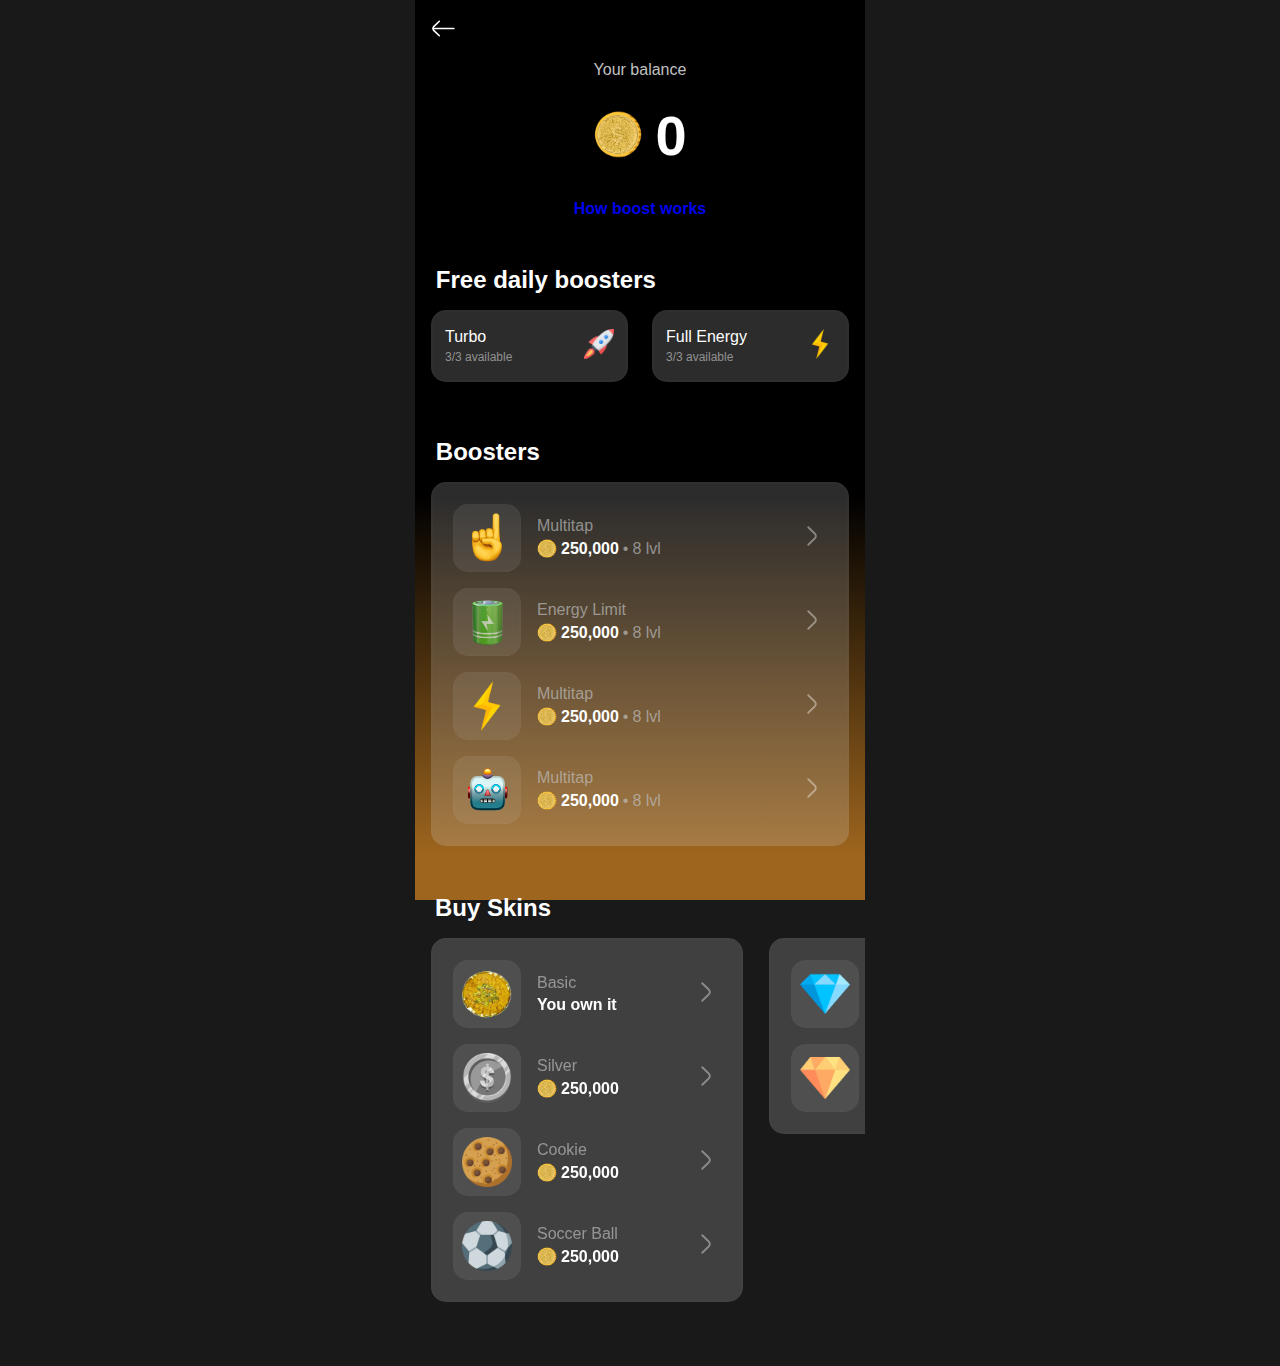
<file: boost.html>
<!DOCTYPE html>
<html lang="en">
<head>
    <meta charset="UTF-8">
    <meta name="viewport" content="width=device-width, initial-scale=1.0">
    <title>NotCoin - Boosters</title>
    <link rel="stylesheet" href="./assets/css/style.css">
    <link rel="stylesheet" href="./assets/css/responsive.css">

    <link rel="icon" type="image/x-icon" href="./assets/favicon/favicon.ico">
    <link rel="icon" type="image/png" href="./assets/favicon/favicon-16x16.png" sizes="16x16">
    <link rel="icon" type="image/png" href="./assets/favicon/favicon-32x32.png" sizes="32x32">
    <link rel="apple-touch-icon" href="./assets/favicon/apple-touch-icon.png">
    <link rel="android-chrome-192x192" href="./assets/favicon/android-chrome-192x192.png" sizes="192x192">
    <link rel="android-chrome-512x512" href="./assets/favicon/android-chrome-512x512.png" sizes="512x512">

    <link rel="stylesheet" href="https://cdn.jsdelivr.net/npm/swiper@11/swiper-bundle.min.css" />

</head>
<body class="boost">
    
    <div class="haeder">
        <a href="/notcoin">
            <svg width="25px" height="25px" viewBox="0 0 24 24" fill="none" xmlns="http://www.w3.org/2000/svg">
                <path d="M22 11.9299H2" stroke="#ffffff" stroke-width="1.5" stroke-linecap="round" stroke-linejoin="round"/>
                <path d="M8.00009 19L2.84009 14C2.5677 13.7429 2.35071 13.433 2.20239 13.0891C2.05407 12.7452 1.97754 12.3745 1.97754 12C1.97754 11.6255 2.05407 11.2548 2.20239 10.9109C2.35071 10.567 2.5677 10.2571 2.84009 10L8.00009 5" stroke="#ffffff" stroke-width="1.5" stroke-linecap="round" stroke-linejoin="round"/>
            </svg>
        </a>
        <!-- <h1>Notcoin</h1> -->
    </div>

    <div class="user-balance">
        <div class="balance-title">
            <span class="select-none">Your balance</span>
        </div>
        <div class="balance-coins">
            <img src="./assets/images/coin.png" width="50px" alt="">
            <span id="balance" class="select-none"></span>
        </div>
        <div class="balance-guid">
            <a href="/notcoin/guid.html" class="select-none">How boost works</a>
        </div>
    </div>


    <div class="free-boosts">
        <div class="free-boosts-title">
            <h2>Free daily boosters</h2>
        </div>
        <div class="free-boosts-buttons">

            <div class="free-boost-button m-r" id="turbo">
                <div class="free-boosts-detail">
                    <span class="select-none">Turbo</span>
                    <span class="available select-none">3/3 available</span>
                </div>
                <div>
                    <img src="./assets/images/rocket.png" width="30px" alt="">
                </div>
            </div>

            <div class="free-boost-button m-l" id="charge">
                <div class="free-boosts-detail">
                    <span class="select-none">Full Energy</span>
                    <span class="available select-none">3/3 available</span>
                </div>
                <div>
                    <img src="./assets/images/thunder.png" width="30px" alt="">
                </div>
            </div>


        </div>
        
    </div>

    <div class="boosters">
        <div class="boosters-title">
            <h2 class="select-none">Boosters</h2>
        </div>

        <div class="boosters-buttons">
            <div class="boosters-button m-b-1">

                <div class="boosters-button-detail">
                    <div class="boosters-button-image">
                        <img src="./assets/images/point_up.png" width="50px">
                    </div>
                    <div>
                        <div>
                            <h4>Multitap</h4>
                        </div>
                        <div class="boosters-button-data">
                            <img src="./assets/images/coin.png" width="20px" class="m-r-25">
                            <h5 class="m-r-25">250,000</h5>
                            <span class="m-r-25">•</span>
                            <p>8 lvl</p>
                        </div>
                    </div>
                </div>

                <div>
                    <svg width="30px" height="30px" viewBox="0 0 24 24" fill="none" xmlns="http://www.w3.org/2000/svg">
                        <path d="M9 5L14.15 10C14.4237 10.2563 14.6419 10.5659 14.791 10.9099C14.9402 11.2539 15.0171 11.625 15.0171 12C15.0171 12.375 14.9402 12.7458 14.791 13.0898C14.6419 13.4339 14.4237 13.7437 14.15 14L9 19" stroke="#ffffff" opacity="0.4" stroke-width="1.5" stroke-linecap="round" stroke-linejoin="round"/>
                    </svg>
                </div>


            </div>

            <div class="boosters-button m-b-1">

                <div class="boosters-button-detail">
                    <div class="boosters-button-image">
                        <img src="./assets/images/battery.png" width="45px">
                    </div>
                    <div>
                        <div>
                            <h4>Energy Limit</h4>
                        </div>
                        <div class="boosters-button-data">
                            <img src="./assets/images/coin.png" width="20px" class="m-r-25">
                            <h5 class="m-r-25">250,000</h5>
                            <span class="m-r-25">•</span>
                            <p>8 lvl</p>
                        </div>
                    </div>
                </div>

                <div>
                    <svg width="30px" height="30px" viewBox="0 0 24 24" fill="none" xmlns="http://www.w3.org/2000/svg">
                        <path d="M9 5L14.15 10C14.4237 10.2563 14.6419 10.5659 14.791 10.9099C14.9402 11.2539 15.0171 11.625 15.0171 12C15.0171 12.375 14.9402 12.7458 14.791 13.0898C14.6419 13.4339 14.4237 13.7437 14.15 14L9 19" stroke="#ffffff" opacity="0.4" stroke-width="1.5" stroke-linecap="round" stroke-linejoin="round"/>
                    </svg>
                </div>


            </div>

            <div class="boosters-button m-b-1">

                <div class="boosters-button-detail">
                    <div class="boosters-button-image">
                        <img src="./assets/images/thunder.png" width="50px">
                    </div>
                    <div>
                        <div>
                            <h4>Multitap</h4>
                        </div>
                        <div class="boosters-button-data">
                            <img src="./assets/images/coin.png" width="20px" class="m-r-25">
                            <h5 class="m-r-25">250,000</h5>
                            <span class="m-r-25">•</span>
                            <p>8 lvl</p>
                        </div>
                    </div>
                </div>

                <div>
                    <svg width="30px" height="30px" viewBox="0 0 24 24" fill="none" xmlns="http://www.w3.org/2000/svg">
                        <path d="M9 5L14.15 10C14.4237 10.2563 14.6419 10.5659 14.791 10.9099C14.9402 11.2539 15.0171 11.625 15.0171 12C15.0171 12.375 14.9402 12.7458 14.791 13.0898C14.6419 13.4339 14.4237 13.7437 14.15 14L9 19" stroke="#ffffff" opacity="0.4" stroke-width="1.5" stroke-linecap="round" stroke-linejoin="round"/>
                    </svg>
                </div>


            </div>

            <div class="boosters-button">

                <div class="boosters-button-detail">
                    <div class="boosters-button-image">
                        <img src="./assets/images/robot_face.png" width="45px">
                    </div>
                    <div>
                        <div>
                            <h4>Multitap</h4>
                        </div>
                        <div class="boosters-button-data">
                            <img src="./assets/images/coin.png" width="20px" class="m-r-25">
                            <h5 class="m-r-25">250,000</h5>
                            <span class="m-r-25">•</span>
                            <p>8 lvl</p>
                        </div>
                    </div>
                </div>

                <div>
                    <svg width="30px" height="30px" viewBox="0 0 24 24" fill="none" xmlns="http://www.w3.org/2000/svg">
                        <path d="M9 5L14.15 10C14.4237 10.2563 14.6419 10.5659 14.791 10.9099C14.9402 11.2539 15.0171 11.625 15.0171 12C15.0171 12.375 14.9402 12.7458 14.791 13.0898C14.6419 13.4339 14.4237 13.7437 14.15 14L9 19" stroke="#ffffff" opacity="0.4" stroke-width="1.5" stroke-linecap="round" stroke-linejoin="round"/>
                    </svg>
                </div>


            </div>
        </div>
    </div>


    <div class="buy-skins">
        <div class="boosters-title" style="padding: 0 1.25rem;">
            <h2 class="select-none">Buy Skins</h2>
        </div>

        <div class="swiper skinSwiper">
            <div class="swiper-wrapper">
              <div class="swiper-slide slide">
                <div class="skin-button m-b-1">
                    <div class="boosters-button-detail">
                        <div class="boosters-button-image">
                            <img src="./assets/images/golden.png" width="50px">
                        </div>
                        <div>
                            <div>
                                <h4>Basic</h4>
                            </div>
                            <div class="boosters-button-data">
                                <h5>You own it</h5>
                            </div>
                        </div>
                    </div>
    
                    <div>
                        <svg width="30px" height="30px" viewBox="0 0 24 24" fill="none" xmlns="http://www.w3.org/2000/svg">
                            <path d="M9 5L14.15 10C14.4237 10.2563 14.6419 10.5659 14.791 10.9099C14.9402 11.2539 15.0171 11.625 15.0171 12C15.0171 12.375 14.9402 12.7458 14.791 13.0898C14.6419 13.4339 14.4237 13.7437 14.15 14L9 19" stroke="#ffffff" opacity="0.4" stroke-width="1.5" stroke-linecap="round" stroke-linejoin="round"/>
                        </svg>
                    </div>
                </div>

                <div class="skin-button m-b-1">
                    <div class="boosters-button-detail">
                        <div class="boosters-button-image">
                            <img src="./assets/images/silver.png" width="50px">
                        </div>
                        <div>
                            <div>
                                <h4>Silver</h4>
                            </div>
                            <div class="boosters-button-data">
                                <img src="./assets/images/coin.png" width="20px" class="m-r-25">
                                <h5>250,000</h5>
                            </div>
                        </div>
                    </div>
    
                    <div>
                        <svg width="30px" height="30px" viewBox="0 0 24 24" fill="none" xmlns="http://www.w3.org/2000/svg">
                            <path d="M9 5L14.15 10C14.4237 10.2563 14.6419 10.5659 14.791 10.9099C14.9402 11.2539 15.0171 11.625 15.0171 12C15.0171 12.375 14.9402 12.7458 14.791 13.0898C14.6419 13.4339 14.4237 13.7437 14.15 14L9 19" stroke="#ffffff" opacity="0.4" stroke-width="1.5" stroke-linecap="round" stroke-linejoin="round"/>
                        </svg>
                    </div>
                </div>

                <div class="skin-button m-b-1">
                    <div class="boosters-button-detail">
                        <div class="boosters-button-image">
                            <img src="./assets/images/cookie.png" width="50px">
                        </div>
                        <div>
                            <div>
                                <h4>Cookie</h4>
                            </div>
                            <div class="boosters-button-data">
                                <img src="./assets/images/coin.png" width="20px" class="m-r-25">
                                <h5>250,000</h5>
                            </div>
                        </div>
                    </div>
    
                    <div>
                        <svg width="30px" height="30px" viewBox="0 0 24 24" fill="none" xmlns="http://www.w3.org/2000/svg">
                            <path d="M9 5L14.15 10C14.4237 10.2563 14.6419 10.5659 14.791 10.9099C14.9402 11.2539 15.0171 11.625 15.0171 12C15.0171 12.375 14.9402 12.7458 14.791 13.0898C14.6419 13.4339 14.4237 13.7437 14.15 14L9 19" stroke="#ffffff" opacity="0.4" stroke-width="1.5" stroke-linecap="round" stroke-linejoin="round"/>
                        </svg>
                    </div>
                </div>

                <div class="skin-button">
                    <div class="boosters-button-detail">
                        <div class="boosters-button-image">
                            <img src="./assets/images/soccer-ball.png" width="50px">
                        </div>
                        <div>
                            <div>
                                <h4>Soccer Ball</h4>
                            </div>
                            <div class="boosters-button-data">
                                <img src="./assets/images/coin.png" width="20px" class="m-r-25">
                                <h5>250,000</h5>
                            </div>
                        </div>
                    </div>
    
                    <div>
                        <svg width="30px" height="30px" viewBox="0 0 24 24" fill="none" xmlns="http://www.w3.org/2000/svg">
                            <path d="M9 5L14.15 10C14.4237 10.2563 14.6419 10.5659 14.791 10.9099C14.9402 11.2539 15.0171 11.625 15.0171 12C15.0171 12.375 14.9402 12.7458 14.791 13.0898C14.6419 13.4339 14.4237 13.7437 14.15 14L9 19" stroke="#ffffff" opacity="0.4" stroke-width="1.5" stroke-linecap="round" stroke-linejoin="round"/>
                        </svg>
                    </div>
                </div>
              </div>
              <div class="swiper-slide slide">
                <div class="skin-button m-b-1">
                    <div class="boosters-button-detail">
                        <div class="boosters-button-image">
                            <img src="./assets/images/diamond.png" width="50px">
                        </div>
                        <div>
                            <div>
                                <h4>Diamond</h4>
                            </div>
                            <div class="boosters-button-data">
                                <img src="./assets/images/coin.png" width="20px" class="m-r-25">
                                <h5>250,000</h5>
                            </div>
                        </div>
                    </div>
    
                    <div>
                        <svg width="30px" height="30px" viewBox="0 0 24 24" fill="none" xmlns="http://www.w3.org/2000/svg">
                            <path d="M9 5L14.15 10C14.4237 10.2563 14.6419 10.5659 14.791 10.9099C14.9402 11.2539 15.0171 11.625 15.0171 12C15.0171 12.375 14.9402 12.7458 14.791 13.0898C14.6419 13.4339 14.4237 13.7437 14.15 14L9 19" stroke="#ffffff" opacity="0.4" stroke-width="1.5" stroke-linecap="round" stroke-linejoin="round"/>
                        </svg>
                    </div>
                </div>

                <div class="skin-button">
                    <div class="boosters-button-detail">
                        <div class="boosters-button-image">
                            <img src="./assets/images/diamond (1).png" width="50px">
                        </div>
                        <div>
                            <div>
                                <h4>Diamond 2</h4>
                            </div>
                            <div class="boosters-button-data">
                                <img src="./assets/images/coin.png" width="20px" class="m-r-25">
                                <h5>250,000</h5>
                            </div>
                        </div>
                    </div>
    
                    <div>
                        <svg width="30px" height="30px" viewBox="0 0 24 24" fill="none" xmlns="http://www.w3.org/2000/svg">
                            <path d="M9 5L14.15 10C14.4237 10.2563 14.6419 10.5659 14.791 10.9099C14.9402 11.2539 15.0171 11.625 15.0171 12C15.0171 12.375 14.9402 12.7458 14.791 13.0898C14.6419 13.4339 14.4237 13.7437 14.15 14L9 19" stroke="#ffffff" opacity="0.4" stroke-width="1.5" stroke-linecap="round" stroke-linejoin="round"/>
                        </svg>
                    </div>
                </div>
              </div>
              <div class="swiper-slide"></div>
            </div>
        </div>
    </div>



    <script src="https://cdn.jsdelivr.net/npm/swiper@11/swiper-bundle.min.js"></script>


    <script>
        var swiper = new Swiper(".skinSwiper", {
            slidesPerView: 2,
            spaceBetween: 10

        });
    </script>

    <script src="./assets/js/charge.js"></script>
    <script src="./assets/js/boost.js"></script>
</body>
</html>
</file>
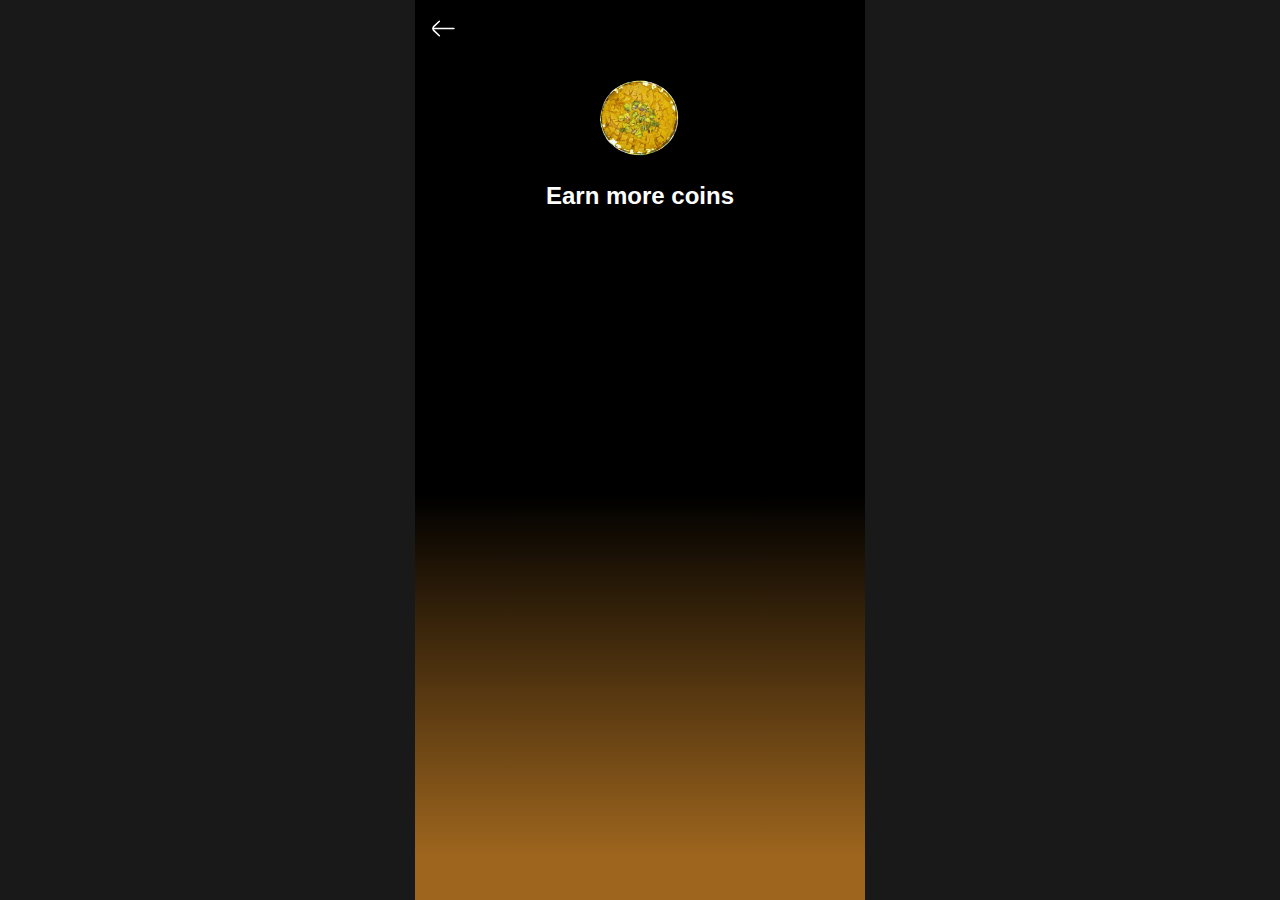
<file: earn.html>
<!DOCTYPE html>
<html lang="en">
<head>
    <meta charset="UTF-8">
    <meta name="viewport" content="width=device-width, initial-scale=1.0">
    <title>Document</title>
    <link rel="stylesheet" href="./assets/css/style.css">
    <link rel="stylesheet" href="./assets/css/responsive.css">
    <meta name="theme-color" content="#f19e36" />

    <link rel="icon" type="image/x-icon" href="./assets/favicon/favicon.ico">
</head>
<body class="earn">

    <div class="haeder">
        <a href="/notcoin">
            <svg width="25px" height="25px" viewBox="0 0 24 24" fill="none" xmlns="http://www.w3.org/2000/svg">
                <path d="M22 11.9299H2" stroke="#ffffff" stroke-width="1.5" stroke-linecap="round" stroke-linejoin="round"/>
                <path d="M8.00009 19L2.84009 14C2.5677 13.7429 2.35071 13.433 2.20239 13.0891C2.05407 12.7452 1.97754 12.3745 1.97754 12C1.97754 11.6255 2.05407 11.2548 2.20239 10.9109C2.35071 10.567 2.5677 10.2571 2.84009 10L8.00009 5" stroke="#ffffff" stroke-width="1.5" stroke-linecap="round" stroke-linejoin="round"/>
            </svg>
        </a>
        <!-- <h1>Notcoin</h1> -->
    </div>

    <div class="earn-more">
        <img src="./assets/images/golden.png" width="80px">
        <h3>Earn more coins</h3>
    </div>

    <div class="invite-bonus-box">
        
    </div>
    
    <script src="./assets/js/charge.js"></script>
</body>
</html>
</file>
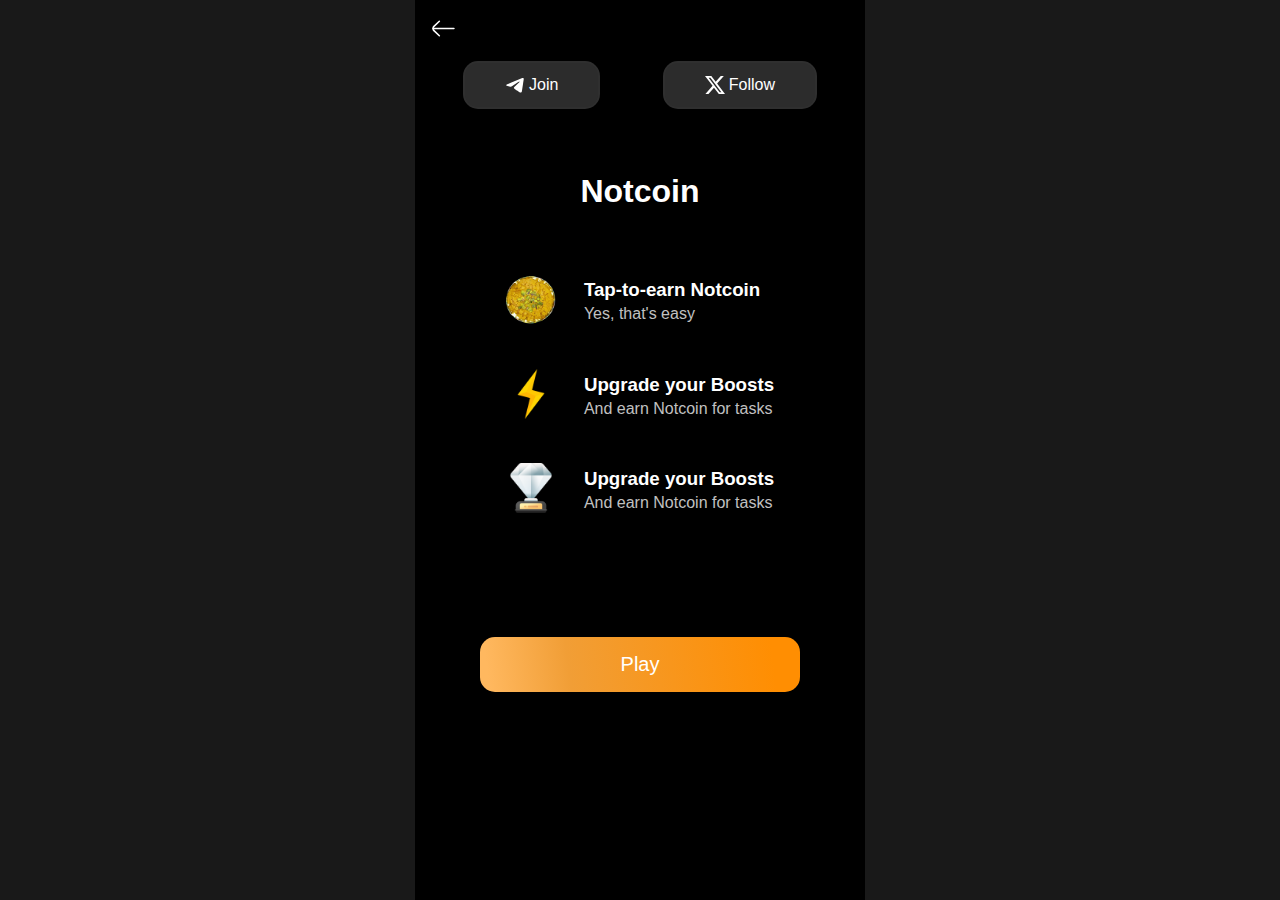
<file: guid.html>
<!DOCTYPE html>
<html lang="en">
<head>
    <meta charset="UTF-8">
    <meta name="viewport" content="width=device-width, initial-scale=1.0">
    <title>Document</title>

    <link rel="stylesheet" href="./assets/css/style.css">
    <link rel="stylesheet" href="./assets/css/responsive.css">

    <link rel="icon" type="image/x-icon" href="./assets/favicon/favicon.ico">
    <link rel="icon" type="image/png" href="./assets/favicon/favicon-16x16.png" sizes="16x16">
    <link rel="icon" type="image/png" href="./assets/favicon/favicon-32x32.png" sizes="32x32">
    <link rel="apple-touch-icon" href="./assets/favicon/apple-touch-icon.png">
    <link rel="android-chrome-192x192" href="./assets/favicon/android-chrome-192x192.png" sizes="192x192">
    <link rel="android-chrome-512x512" href="./assets/favicon/android-chrome-512x512.png" sizes="512x512">
</head>
<body class="guid">

    <div class="haeder">
        <a href="/notcoin/boost.html">
            <svg width="25px" height="25px" viewBox="0 0 24 24" fill="none" xmlns="http://www.w3.org/2000/svg">
                <path d="M22 11.9299H2" stroke="#ffffff" stroke-width="1.5" stroke-linecap="round" stroke-linejoin="round"/>
                <path d="M8.00009 19L2.84009 14C2.5677 13.7429 2.35071 13.433 2.20239 13.0891C2.05407 12.7452 1.97754 12.3745 1.97754 12C1.97754 11.6255 2.05407 11.2548 2.20239 10.9109C2.35071 10.567 2.5677 10.2571 2.84009 10L8.00009 5" stroke="#ffffff" stroke-width="1.5" stroke-linecap="round" stroke-linejoin="round"/>
            </svg>
        </a>
        <!-- <h1>Notcoin</h1> -->
    </div>

    <div class="guid-social">
        <a class="guid-telegram">
            <svg width="20px" height="20px" viewBox="0 0 48 48" fill="none" xmlns="http://www.w3.org/2000/svg">
                <path d="M41.4193 7.30899C41.4193 7.30899 45.3046 5.79399 44.9808 9.47328C44.8729 10.9883 43.9016 16.2908 43.1461 22.0262L40.5559 39.0159C40.5559 39.0159 40.3401 41.5048 38.3974 41.9377C36.4547 42.3705 33.5408 40.4227 33.0011 39.9898C32.5694 39.6652 24.9068 34.7955 22.2086 32.4148C21.4531 31.7655 20.5897 30.4669 22.3165 28.9519L33.6487 18.1305C34.9438 16.8319 36.2389 13.8019 30.8426 17.4812L15.7331 27.7616C15.7331 27.7616 14.0063 28.8437 10.7686 27.8698L3.75342 25.7055C3.75342 25.7055 1.16321 24.0823 5.58815 22.459C16.3807 17.3729 29.6555 12.1786 41.4193 7.30899Z" fill="#ffffff"/>
            </svg>
            Join
        </a>
        <a class="guid-x">
            <svg xmlns="http://www.w3.org/2000/svg" width="20px" height="20px" fill="none" viewBox="0 0 16 16">
                <path d="M12.6.75h2.454l-5.36 6.142L16 15.25h-4.937l-3.867-5.07-4.425 5.07H.316l5.733-6.57L0 .75h5.063l3.495 4.633L12.601.75Zm-.86 13.028h1.36L4.323 2.145H2.865z" fill="#ffffff"/>
            </svg>
            Follow
        </a>
    </div>


    <div class="guid-content">
        <div class="guid-title">
            <h1>Notcoin</h1>
        </div>
        <div class="guid-help">
            <div class="guid-help-detail">
                <div>
                    <img src="./assets/images/golden.png" width="50px">
                </div>
                <div>
                    <h3>Tap-to-earn Notcoin</h3>
                    <p>Yes, that's easy</p>
                </div>
            </div>

            <div class="guid-help-detail">
                <div>
                    <img src="./assets/images/thunder.png" width="50px">
                </div>
                <div>
                    <h3>Upgrade your Boosts</h3>
                    <p>And earn Notcoin for tasks</p>
                </div>
            </div>

            <div class="guid-help-detail">
                <div>
                    <img src="./assets/images/trophy.png" width="50px">
                </div>
                <div>
                    <h3>Upgrade your Boosts</h3>
                    <p>And earn Notcoin for tasks</p>
                </div>
            </div>

        </div>
    </div>

    <div class="guid-button">
        <a href="/notcoin" >Play</a>
    </div>

    <script src="./assets/js/charge.js"></script>
</body>
</html>
</file>
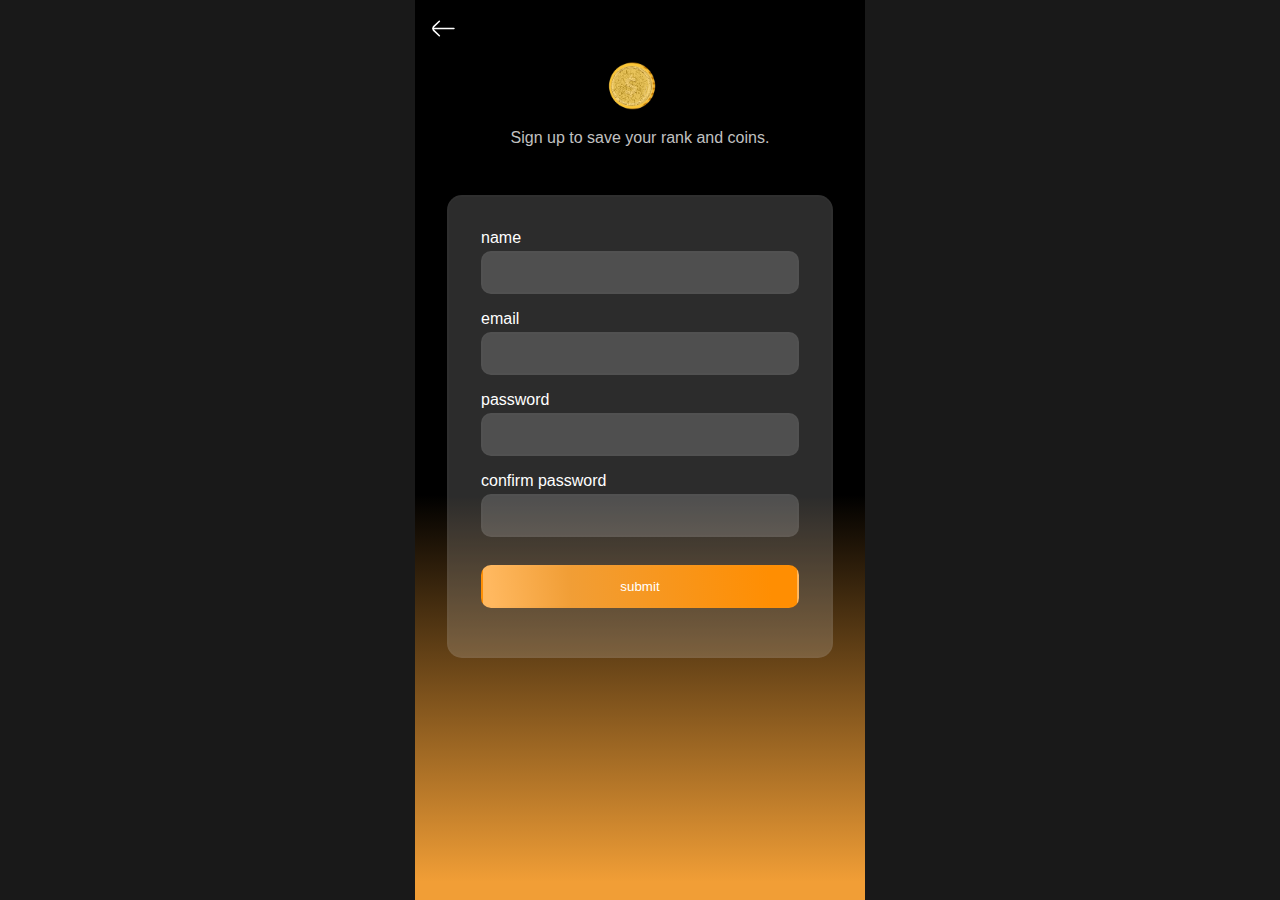
<file: login.html>
<!DOCTYPE html>
<html lang="en">
<head>
    <meta charset="UTF-8">
    <meta name="viewport" content="width=device-width, initial-scale=1.0">
    <title>Document</title>
    <link rel="stylesheet" href="./assets/css/style.css">
    <link rel="stylesheet" href="./assets/css/responsive.css">
    <meta name="theme-color" content="#f19e36" />

    <link rel="icon" type="image/x-icon" href="./assets/favicon/favicon.ico">
</head>
<body class="login-page">

    <div class="haeder">
        <a href="/notcoin">
            <svg width="25px" height="25px" viewBox="0 0 24 24" fill="none" xmlns="http://www.w3.org/2000/svg">
                <path d="M22 11.9299H2" stroke="#ffffff" stroke-width="1.5" stroke-linecap="round" stroke-linejoin="round"/>
                <path d="M8.00009 19L2.84009 14C2.5677 13.7429 2.35071 13.433 2.20239 13.0891C2.05407 12.7452 1.97754 12.3745 1.97754 12C1.97754 11.6255 2.05407 11.2548 2.20239 10.9109C2.35071 10.567 2.5677 10.2571 2.84009 10L8.00009 5" stroke="#ffffff" stroke-width="1.5" stroke-linecap="round" stroke-linejoin="round"/>
            </svg>
        </a>
        <!-- <h1>Notcoin</h1> -->
    </div>

    <div class="login-coins">
        <img src="./assets/images/coin.png" width="50px">
        <span class="login-coins-count"></span>
    </div>

    <div class="login-page-detail">
        <span>Sign up to save your rank and coins.</span>
    </div>

    <div class="login-form">
        <form action="#">
            <label for="name">name</label>
            <input type="text" name="name" id="name">

            <label for="email">email</label>
            <input type="email" name="email" id="email">

            <label for="password">password</label>
            <input type="password" name="password" id="password">

            <label for="confrim">confirm password</label>
            <input type="password" name="confirm" id="confirm">    
            
            <input class="submit-button" type="button" value="submit">
        </form>
    </div>

    <script>
        let coins = localStorage.getItem('coins')
        document.querySelector('.login-coins-count').textContent = coins;
    </script>

    <script src="./assets/js/charge.js"></script>
</body>
</html>
</file>
<file: assets/css/style.css>
* {
    margin: 0;
    padding: 0;
    box-sizing: border-box;
}
a {
    text-decoration: none;
}
a:active {
    color: rgba(241,158,54,1);
}
html {
    font-family: sans-serif;
}
.select-none {
    -moz-user-select: none;
    -webkit-user-select: none;
    user-select: none;
}
body {
    background: radial-gradient(circle, rgba(0, 123, 255, 1) 0%, rgba(173, 216, 230, 1) 15%, rgba(255, 255, 255, 0) 75%);
    background: radial-gradient(circle, rgba(0, 123, 255, 1) 0%, rgba(173, 216, 230, 1) 15%, rgba(255, 255, 255, 0) 75%);
    /* background: radial-gradient(circle, rgba(190,201,233,1) 0%, rgba(95,107,189,1) 15%, rgba(23,23,23,1) 75%); */
    /* background: radial-gradient(circle, rgba(122,230,243,1) 10%, rgba(31,118,191,1) 25%, rgba(23,23,23,1) 75%); */
    /* background: radial-gradient(circle, rgba(205,122,243,1) 0%, rgba(154,31,191,1) 15%, rgba(23,23,23,1) 75%); */

    background-repeat: no-repeat;
    min-height: 100vh;   
}
.haeder {
    display: flex;
    align-items: center;
    padding: 1rem;
}
.haeder a {
    margin-right: 1rem;
}
.squad-container {
    margin: 1.75rem auto;
    width: 80%;
    height: 4.5rem;
    border-radius: 15px;
    background-color: rgba(50, 49, 49, 0.3);
    border: 2px solid rgb(43, 42, 42, 0.05);
}
.login {
    display: flex;
    align-items: center;
    justify-content: space-between;
    height: 100%;
    padding: 0 1rem;
}
.login-detail {
    display: flex;
    align-items: center;
}
.profile {
    width: 3rem;
    height: 3rem;
    background-color: rgb(16, 16, 16);
    display: flex;
    justify-content: center;
    align-items: center;
    border-radius: 5px;
}
.profile span {
    font-size: 2rem;
    color: rgba(151, 151, 151, 0.773);
}
.user-data {
    display: flex;
    flex-direction: column;
    margin-left: 0.75rem;
}
.name {
    color: #ffffff;
}
.user-rank {
    font-size: 0.75rem;
    margin-top: 0.25rem;
    color: #c1c1c1;
}
.coin-count-container {
    width: 100%;
    display: flex;
    justify-content: center;
    align-items: center;
    margin-top: 2.25rem;
}
.rank-container {
    margin-top: 1rem;
    margin-bottom: 2rem;
    display: flex;
    justify-content: center;
    align-items: center;
    color: #ffffff;
}
.rank-items {
    display: flex;
    align-items: center;
    font-size: 1.25rem;
}
.rank-items h3{
    margin-right: 0.5rem;
}
.rank-items img{
    margin-left: 0.5rem;
    margin-right: 0.25rem;
}
#rank {
    font-weight: bold;
}
.coin-count-container img {
    margin-right: 1rem;
    width: 50px;
}
.coin-count-container h1 {
    color: #ffffff;
    font-size: 3.5rem;
}
.coin-container {
    position: relative;
    margin-top: 1.5rem;
    width: 100%;
    display: flex;
    justify-content: center;
}
.coin-container span {
    position: absolute;
    z-index: 999;
    font-size: 2rem;
    color: #ffffff;
}
#coin {
    transition: .1s;
    transform-style: preserve-3d;
}
.menu-container {
    margin-top: 2.25rem;
    width: 90%;
    display: flex;
    justify-content: center;
    align-items: center;
}
.power {
    display: flex;
    justify-content: center;
    margin-right: 0.5rem;
    width: 33%;
}
.power-count {
    display: flex;
    flex-direction: column;
}
.power-count span {
    color: #ffffff;
    font-weight: bold;
    font-size: 1.5rem;
}
.gray {
    color: #d7d7d798!important;
    font-size: 0.75rem!important;
}
.menu-bottuns {
    width: 67%;
    padding: 1rem 0.25rem;
    display: flex;
    justify-content: space-around;
    align-items: center;
    height: 5rem;
    background-color: rgba(218, 218, 218, 0.2);
    border: 2px solid rgba(218, 218, 218, 0.03);
    border-radius: 15px;
    margin-left: 0.5rem;
    margin-right: -1.25rem;
}

.button {
    display: flex;
    flex-direction: column;
    justify-content: center;
    align-items: center;
    padding: 0 0.25rem;
    width: 33.3333%;
}
.button img {
    margin-top: 0.5rem;
}
.button span {
    margin-top: 0.25rem;
    font-weight: bold;
    color: #ffffff;
}
.b-r {
    border-right: 2px solid rgba(218, 218, 218, 0.1);
}
.progress-bar {
    width: 90%;
    height: 1rem;
    margin: 1.25rem auto;
    border-radius: 30px;
    background-color: rgba(218, 218, 218, 0.5)
}
.progress {
    /* width: 100%; */
    height: 100%;
    /* background: linear-gradient(circle, rgba(0, 123, 255, 1) 0%, rgba(173, 216, 230, 1) 15%, rgba(255, 255, 255, 0) 75%); */
    background: (circle, rgba(0, 123, 255, 1) 0%, rgba(173, 216, 230, 1) 15%, rgba(255, 255, 255, 0) 75%);
    border-radius: 30px;
}

/* boost page styles */
.boost {
    background: linear-gradient(0deg, rgba(241,158,54,1) 2%, rgb(0, 0, 0) 45%);
    background: linear-gradient(0deg, rgba(157,101,30,1) 5%, rgba(0,0,0,1) 45%);
    background-repeat: no-repeat;
    background-attachment: fixed;
    color: #ffffff;
    padding-bottom: 4rem;
}
.user-balance {
    display: flex;
    flex-direction: column;
    justify-content: center;
    align-items: center;
    padding-bottom: 3rem;
}
.balance-title {
    color: #c1c1c1;
    margin-bottom: 1.5rem;
}
.balance-coins {
    display: flex;
    justify-content: center;
    align-items: center;
    margin-bottom: 2rem;
    font-size: 3.5rem;
    font-weight: bold;
}
.balance-coins img {
    margin-right: 0.75rem;
}
.balance-guid {
    color: rgba(185,103,0,1);
    font-weight: 700;
}
.free-boosts {
    padding: 0 1rem;
}
.free-boosts-title {
    margin-bottom: 0.5rem;
    padding: 0 0.3rem;
}
.free-boosts-buttons {
    display: flex;
    justify-content: space-between;
    align-items: center;
    width: 100%;
}
.free-boost-button {
    cursor: pointer;
    display: flex;
    width: 50%;
    height: 4.5rem;
    margin: 0.5rem 0;
    justify-content: space-between;
    align-items: center;
    border-radius: 15px;
    padding: 0 0.75rem;
    background-color: rgba(218, 218, 218, 0.2);
    border:2px solid rgba(218, 218, 218, 0.02);
}
.free-boosts-detail {
    display: flex;
    flex-direction: column;
    justify-content: center;
}
.m-r {
    margin-right: 0.75rem;
}
.m-l {
    margin-left: 0.75rem;
}
.available {
    margin-top: 0.25rem;
    color: #919191;
    font-size: 0.75rem;
}
.boosters {
    margin-top: 3rem;
    padding: 0 1rem;
}
.boosters-title {
    margin-bottom: 1rem;
    padding: 0 0.3rem;
}
.boosters-buttons {
    width: 100%;
    border-radius: 15px;
    padding: 1.25rem;
    background-color: rgba(218, 218, 218, 0.2);
    border: 2px solid rgba(218, 218, 218, 0.02);
}
.boosters-button {
    cursor: pointer;
    display: flex;
    align-items: center;
    justify-content: space-between;
}
.boosters-button-detail {
    display: flex;
    align-items: center;
    justify-content: space-between;
}
.boosters-button-data {
    display: flex;
    align-items: center;
}
.boosters-button-image {
    background-color: rgba(218, 218, 218, 0.1);
    border: 2px solid rgba(218, 218, 218, 0.01);
    display: flex;
    justify-content: center;
    align-items: center;
    width: 4.25rem;
    height: 4.25rem;
    padding: 4px;
    margin-right: 1rem;
    border-radius: 15px;
}
.boosters-button-detail h4 {
    margin-bottom: 0.25rem;
    font-weight: 300;
}
.boosters-button-detail h4, 
.boosters-button-data span, 
.boosters-button-data  p{
    color: #c1c1c1aa;
}
.boosters-button-data h5{
    font-size: 1rem;
}
.m-r-25 {
    margin-right: 0.25rem;
}
.m-b-1 {
    margin-bottom: 1rem;
}
.buy-skins {
    margin-top: 3rem;
}
.slide {
    width: 17rem!important;
    margin: 0 1rem;
    border-radius: 15px;
    padding: 1.25rem;
    height: 10rem;
    background-color: rgba(218, 218, 218, 0.2);
    border: 2px solid rgba(218, 218, 218, 0.02);
}
.skin-button  {
    cursor: pointer;
    display: flex;
    align-items: center;
    justify-content: space-between;
}

/* guid styles */
.guid {
    background-image: linear-gradient(0deg, rgba(0,0,0,1) 0%, rgba(0,0,0,1) 100%);
}
.guid-social {
    display: flex;
    justify-content: space-between;
    align-items: center;
    color: #ffffff;
    padding: 0 3rem;
}
.guid-social a {
    display: flex;
    align-items: center;
    padding: 0.75rem 2.5rem;
    border-radius: 15px;
    background-color: rgba(218, 218, 218, 0.2);
    border: 2px solid rgba(218, 218, 218, 0.02);
}
.guid-social a svg {
    margin-right: 0.25rem;
}
.guid-content {
    margin-top: 4rem;
    color: #ffffff;
    display: flex;
    flex-direction: column;
    align-items: center;
}
.guid-title {
    margin-bottom: 4rem;
}
.guid-help-detail {
    display: flex;
    align-items: center;
    margin-bottom: 2.5rem;
}
.guid-help-detail img {
    margin-right: 1.75rem;
}
.guid-help-detail h3 {
    margin-bottom: 0.25rem;
}
.guid-help-detail p {
    font-size: 1rem;
    color: #c1c1c1;
}
.guid-button {
    margin-top: 5rem;
    width: 100%;
    display: flex;
    justify-content: center;
    align-items: center;
}
.guid-button a,
.frens-invite-button {
    display: flex;
    justify-content: center;
    align-items: center;
    color: #ffffff;
    font-size: 1.25rem;
    background: linear-gradient(83deg, rgba(255,184,95,1) 3%, rgba(241,158,54,1) 28%, rgba(255,142,2,1) 91%);
    width: 20rem;
    padding: 1rem 0;
    border-radius: 15px;
}

/* frens styles */
.frens {
    background: linear-gradient(0deg, rgba(241,158,54,1) 2%, rgb(0, 0, 0) 45%);
    background: linear-gradient(0deg, rgba(157,101,30,1) 5%, rgba(0,0,0,1) 45%);
    background-repeat: no-repeat;
    background-attachment: fixed;
    color: #ffffff;
    padding-bottom: 4rem;
}
.frens-main  {
    margin: 2rem 0;
    display: flex;
    flex-direction: column;
    justify-content: center;
    align-items: center;
}
.frens-count {
    margin-bottom: 1.25rem;
    font-size: 2rem;
    font-weight: bold;
    
}
.frens-total-earn {
    cursor: pointer;
    display: flex;
    justify-content: space-between;
    align-items: center;
    width: 85%;
    border-radius: 15px;
    background-color: rgba(218, 218, 218, 0.2);
    border: 2px solid rgba(218, 218, 218, 0.02);
    padding: 0.75rem;
}
.frens-total-count {
    display: flex;
    justify-content: center;
    align-items: center;
    color: rgba(241,158,54,1);
}
.frens-total-count img {
    margin-left: 0.5rem;
}
.leaders {
    color: #c1c1c16e;
}
.frens-help, 
.frens-list {
    padding: 1rem;
}
.frens-help-title, 
.frens-list-title {
    padding-left: 0.5rem;
    color: rgba(241,158,54,1);
    font-weight: 600;
    margin-bottom: 0.75rem;
}
.frens-list-title {
    color: #ffffff;
}
.frens-help-box,
.frens-list-box {
    width: 100%;
    /* height: 10rem; */
    margin: 0 auto;
    border-radius: 15px;
    background-color: rgba(218, 218, 218, 0.2);
    border: 2px solid rgba(218, 218, 218, 0.02);
}
.frens-invite {
    cursor: pointer;
    display: flex;
    justify-content: center;
    align-items: center;
    width: 100%;
}
.frens-invite-button {
    position: fixed;
    bottom: 10px;
    width: 23.5rem;
}
.frens-help-content {
    padding: 1rem;
    display: flex;
    align-items: center;
}
.frens-help-image {
    margin-right: 0.75rem;
}
.fren-help-text h5 {
    font-size: 1rem;
    font-weight: 500;
    margin-bottom: 0.25rem;
}
.fren-help-text div{
    margin-top: 0.25rem;
    display: flex;
    align-items: center;
}
.fren-help-text div img {
    margin-right: 0.25rem;
}
.fren-help-text div span {
    margin-right: 0.25rem;
}
.frens-open-detail {
    display: flex;
    justify-content: center;
    align-items: center;
    padding: 1rem 0;
}
.frens-open-detail a {
    color: #ffffff;
    font-weight: bold;
}
.frens-data {
    padding: 1rem;
}
.frens-data,
.frens-profile {
    display: flex;
    justify-content: space-between;
    align-items: center;
}
.frens-profile-photo {
    background-color: aquamarine;
    width: 3.5rem;
    height: 3.5rem;
    border-radius: 100%;
    margin-right: 0.75rem;
}
.frens-profile-data h4{
    margin-bottom: 0.25rem;
}
.frens-profile-data div{
    display: flex;
    align-items: center;
}
.frens-profile-data div img,
.frens-profile-data div span {
    margin-right: 0.30rem;
}
.frens-data-count {
    display: flex;
    justify-content: center;
    align-items: center;
    color: rgb(255, 170, 66);
}
.frens-data-count span{
    margin-right: 0.25rem;
}

/* earn styles */
.earn {
    background: linear-gradient(0deg, rgba(241,158,54,1) 2%, rgb(0, 0, 0) 45%);
    background: linear-gradient(0deg, rgba(157,101,30,1) 5%, rgba(0,0,0,1) 45%);
    background-repeat: no-repeat;
    background-attachment: fixed;
    color: #ffffff;
    padding-bottom: 4rem;
}
.earn-more {
    display: flex;
    flex-direction: column;
    justify-content: center;
    align-items: center;
    margin-top: 1rem;
}
.earn-more img {
    margin-bottom: 1.5rem;
}
.earn-more h3 {
    font-size: 1.5rem;
}

/* login styles */
.login-page {
    background: linear-gradient(0deg, rgba(241,158,54,1) 2%, rgb(0, 0, 0) 45%);
    background-repeat: no-repeat;
    background-attachment: fixed;
    color: #ffffff;
    padding-bottom: 4rem;
}
.login-coins,
.login-page-detail {
    display: flex;
    justify-content: center;
    align-items: center;
}
.login-page-detail  {
    margin-top: 1rem;
    font-size: 1rem;
    color: #c1c1c1;
}
.login-coins-count {
    font-size: 2rem;
    margin-left: 1rem;
}
.login-form {
    margin-top: 3rem;
    padding: 0 2rem;
}
.login-form form {
    padding: 2rem;
    border-radius: 15px;
    background-color: rgba(218, 218, 218, 0.2);
    border: 2px solid rgba(218, 218, 218, 0.02);
    display: flex;
    flex-direction: column;
    justify-content: center;
}

.login-form form label {
    margin-bottom: 0.25rem;
}
.login-form form input {
    outline: none;
    background-color: rgba(218, 218, 218, 0.2);
    border: 2px solid rgba(218, 218, 218, 0.02);
    margin-bottom: 1rem;
    padding: 0.75rem;
    color: #ffffff;
    border-radius: 10px;
}
.submit-button {
    border: none;
    outline: none;
    margin-top: 0.75rem;
    background: linear-gradient(83deg, rgba(255,184,95,1) 3%, rgba(241,158,54,1) 28%, rgba(255,142,2,1) 91%);
}
</file>
<file: assets/css/responsive.css>
@media screen and (min-width: 764px) {
    body,
    .boost, 
    .guid,
    .frens,
    .earn,
    .login-page {
        max-width: 450px;
        margin: 0 auto;
        background-color: #191919!important;
        background-size: 450px;
        background-position: center;
    }
    .squad-container {
        margin: 0.5rem auto;
    }
    .slide  {
        width: 19.5rem!important;
    }
    .frens-invite-button {
        width: 26.5rem;
    }
}
</file>
